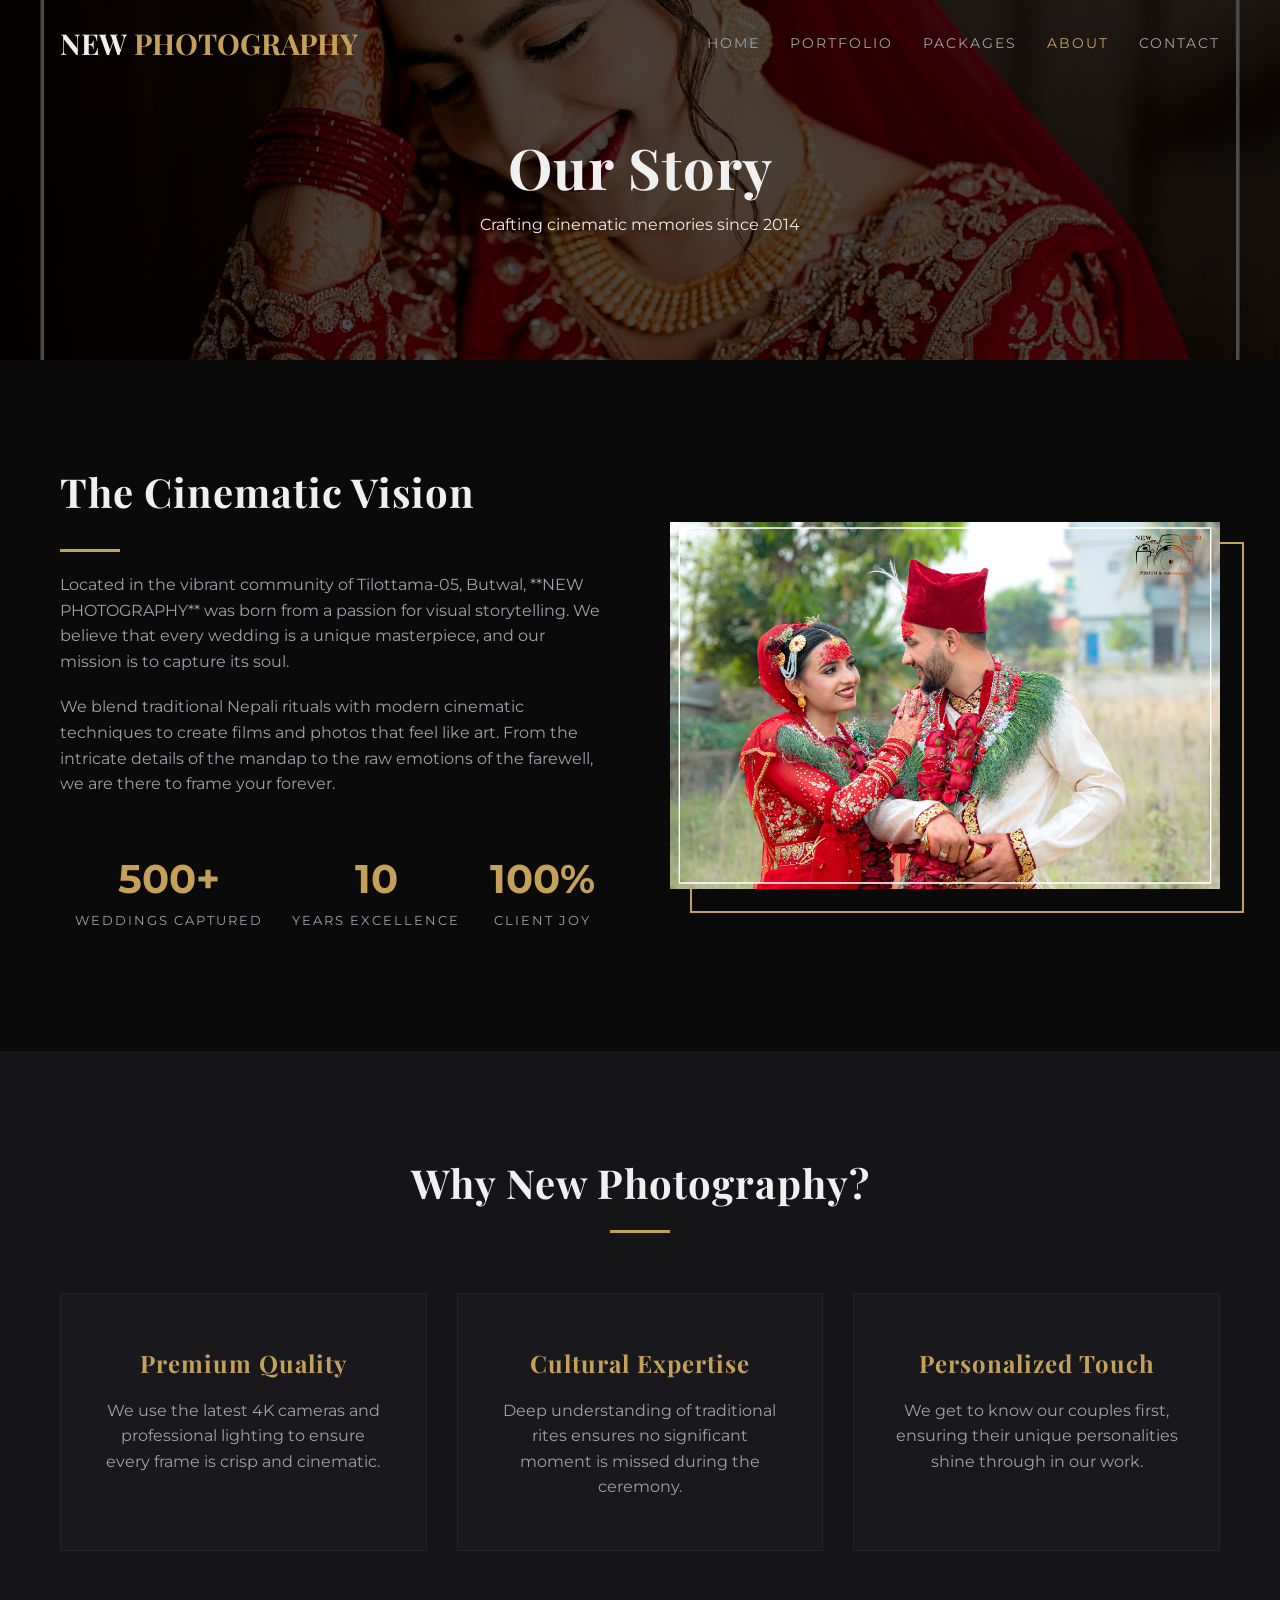
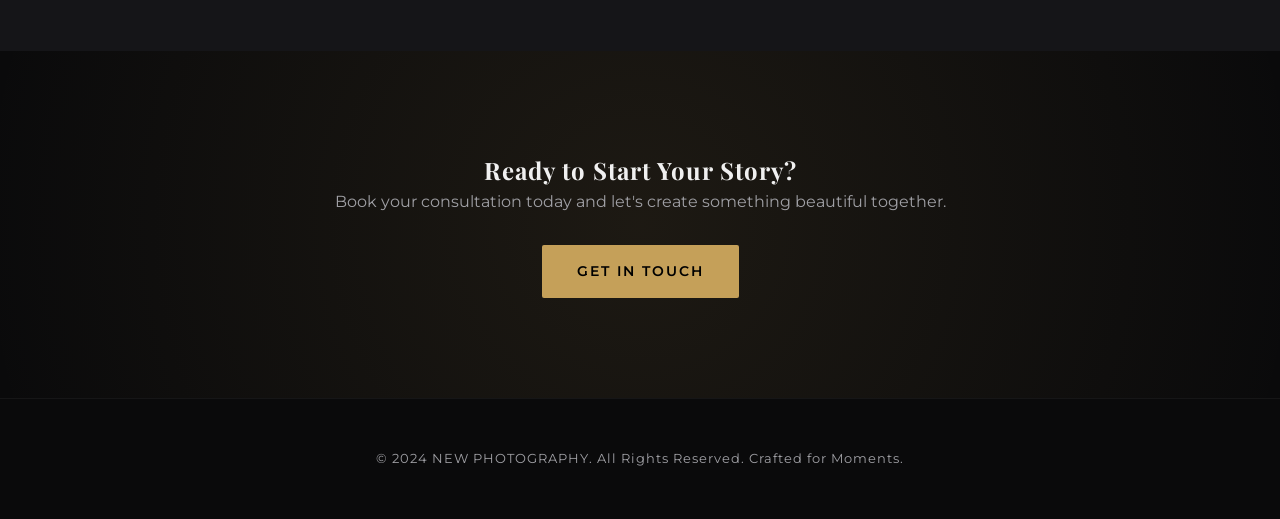
<file: about.html>
<!DOCTYPE html>
<html lang="en">
<head>
    <meta charset="UTF-8">
    <meta name="viewport" content="width=device-width, initial-scale=1.0">
    <meta name="description" content="About NEW PHOTOGRAPHY - Professional Wedding Studio in Butwal, Nepal. Our mission and team.">
    <title>About Us | NEW PHOTOGRAPHY</title>
    
    <!-- Google Fonts -->
    <link rel="preconnect" href="https://fonts.googleapis.com">
    <link rel="preconnect" href="https://fonts.gstatic.com" crossorigin>
    <link href="https://fonts.googleapis.com/css2?family=Montserrat:wght@300;400;600&family=Playfair+Display:ital,wght@0,400..900;1,400..900&display=swap" rel="stylesheet">
    
    <!-- CSS -->
    <link rel="stylesheet" href="css/style.css">
</head>
<body>
    <!-- Navigation -->
    <nav id="main-nav" class="scrolled">
        <div class="container">
            <div class="logo">NEW <span>PHOTOGRAPHY</span></div>
            <ul class="nav-links">
                <li><a href="index.html">Home</a></li>
                <li><a href="portfolio.html">Portfolio</a></li>
                <li><a href="packages.html">Packages</a></li>
                <li><a href="about.html" class="active">About</a></li>
                <li><a href="index.html#contact">Contact</a></li>
            </ul>
            <div class="menu-toggle" id="mobile-menu">
                <span class="bar"></span>
                <span class="bar"></span>
                <span class="bar"></span>
            </div>
        </div>
    </nav>

    <!-- Page Header -->
    <header class="page-header" style="background-image: url('img/cover 4.jpg');">
        <div class="container">
            <h1 class="reveal">Our Story</h1>
            <p class="reveal">Crafting cinematic memories since 2014</p>
        </div>
    </header>

    <!-- Mission Section -->
    <section class="section">
        <div class="container about-flex">
            <div class="about-content reveal">
                <h2>The Cinematic Vision</h2>
                <div class="divider" style="margin: 0 0 20px 0;"></div>
                <p>Located in the vibrant community of Tilottama-05, Butwal, **NEW PHOTOGRAPHY** was born from a passion for visual storytelling. We believe that every wedding is a unique masterpiece, and our mission is to capture its soul.</p>
                <p>We blend traditional Nepali rituals with modern cinematic techniques to create films and photos that feel like art. From the intricate details of the mandap to the raw emotions of the farewell, we are there to frame your forever.</p>
                
                <div class="about-stats">
                    <div class="stat-item reveal">
                        <h4>500+</h4>
                        <p>Weddings Captured</p>
                    </div>
                    <div class="stat-item reveal">
                        <h4>10</h4>
                        <p>Years Excellence</p>
                    </div>
                    <div class="stat-item reveal">
                        <h4>100%</h4>
                        <p>Client Joy</p>
                    </div>
                </div>
            </div>
            <div class="about-img reveal">
                <img src="img/cover 1.jpg" alt="Our Studio">
            </div>
        </div>
    </section>

    <!-- Why Choose Us -->
    <section class="section alt-bg">
        <div class="container">
            <div class="section-header">
                <h2>Why New Photography?</h2>
                <div class="divider"></div>
            </div>
            <div class="services-grid">
                <div class="service-card reveal">
                    <h3>Premium Quality</h3>
                    <p>We use the latest 4K cameras and professional lighting to ensure every frame is crisp and cinematic.</p>
                </div>
                <div class="service-card reveal">
                    <h3>Cultural Expertise</h3>
                    <p>Deep understanding of traditional rites ensures no significant moment is missed during the ceremony.</p>
                </div>
                <div class="service-card reveal">
                    <h3>Personalized Touch</h3>
                    <p>We get to know our couples first, ensuring their unique personalities shine through in our work.</p>
                </div>
            </div>
        </div>
    </section>

    <!-- CTA Section -->
    <section class="section" style="text-align: center; background: radial-gradient(circle, rgba(var(--accent-gold-rgb), 0.1) 0%, transparent 100%);">
        <div class="container">
            <h2 class="reveal">Ready to Start Your Story?</h2>
            <p class="reveal" style="margin-bottom: 30px; color: var(--text-muted);">Book your consultation today and let's create something beautiful together.</p>
            <a href="index.html#contact" class="btn btn-primary">Get in Touch</a>
        </div>
    </section>

    <!-- Footer -->
    <footer>
        <div class="container">
            <p>&copy; 2024 NEW PHOTOGRAPHY. All Rights Reserved. Crafted for Moments.</p>
        </div>
    </footer>

    <!-- Scripts -->
    <script src="js/script.js"></script>
</body>
</html>
</file>
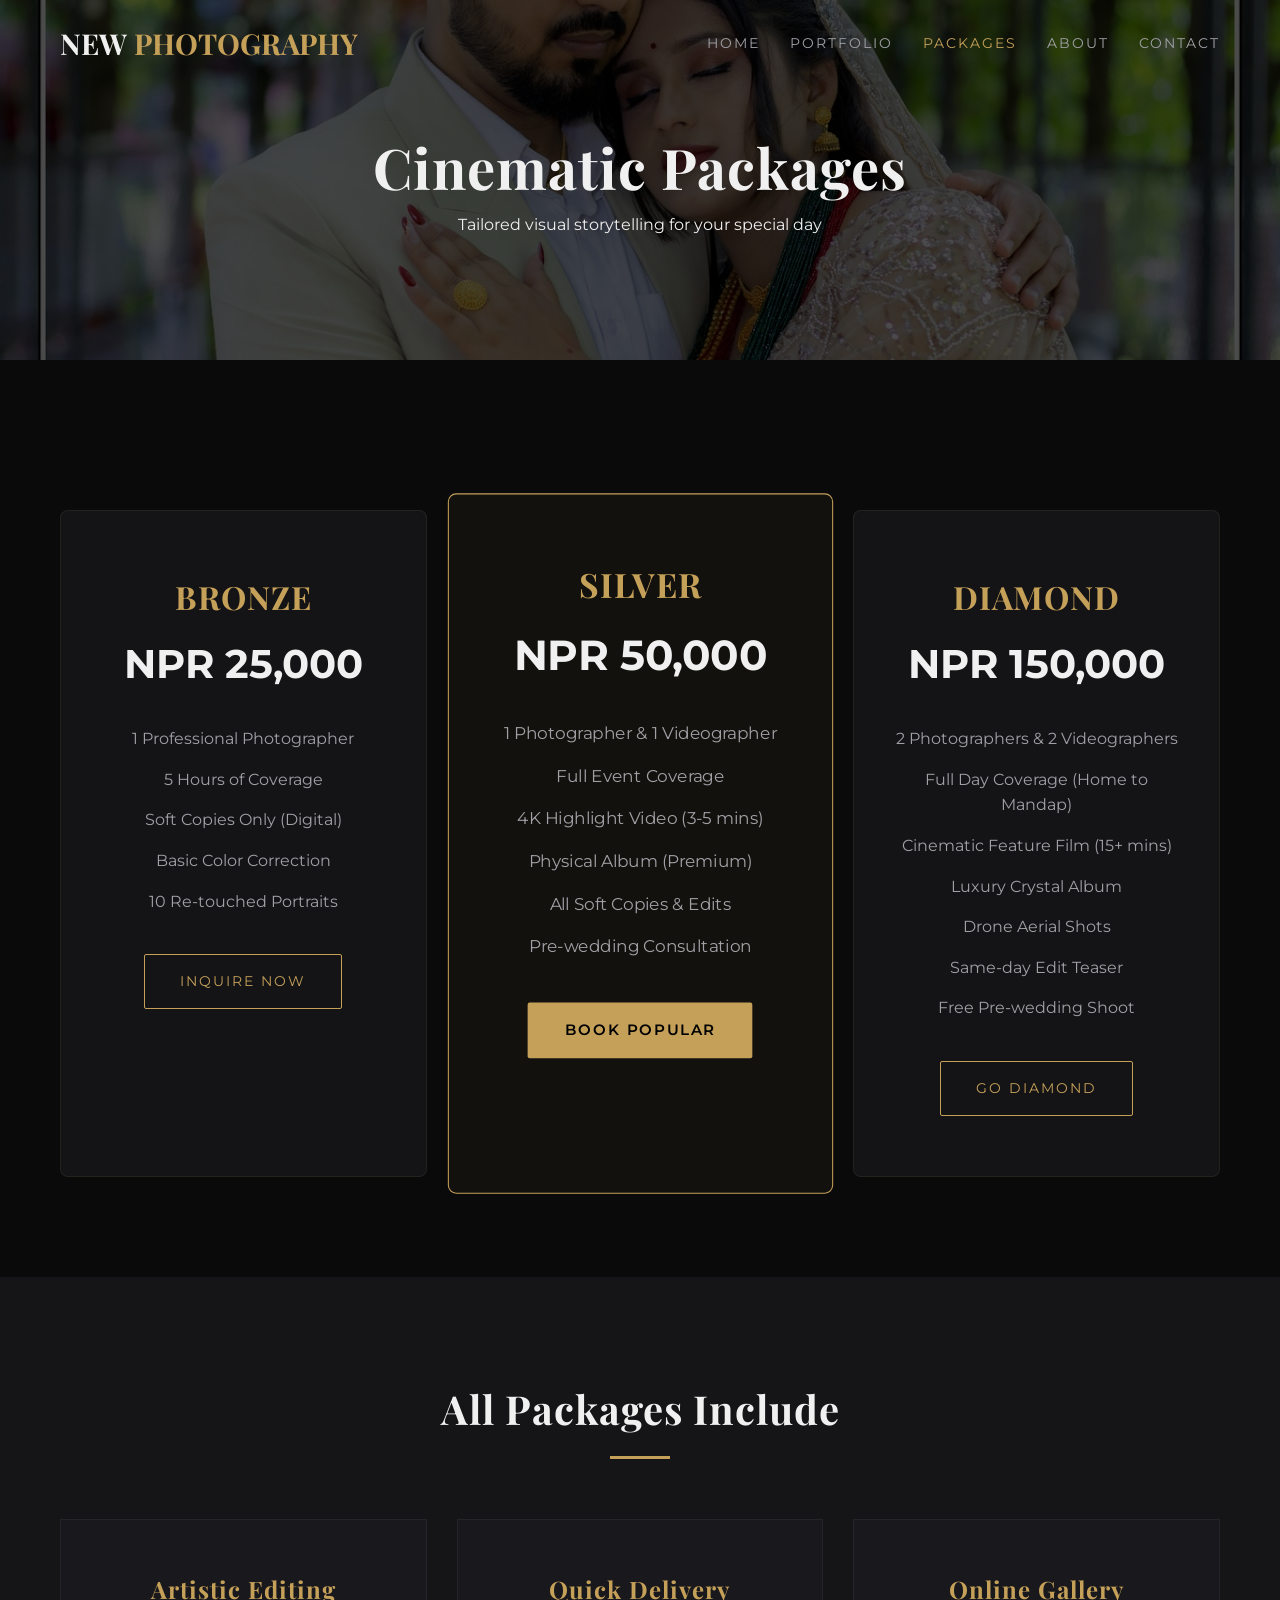
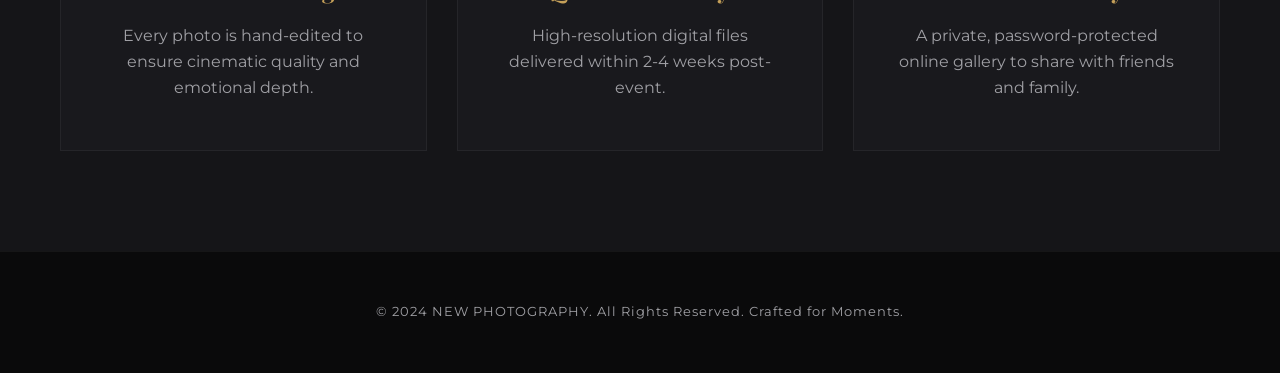
<file: packages.html>
<!DOCTYPE html>
<html lang="en">
<head>
    <meta charset="UTF-8">
    <meta name="viewport" content="width=device-width, initial-scale=1.0">
    <meta name="description" content="NEW PHOTOGRAPHY - Wedding Photography & Videography Packages in Butwal, Nepal. Bronze, Silver, and Diamond cinematic plans.">
    <title>Packages | NEW PHOTOGRAPHY</title>
    
    <!-- Google Fonts -->
    <link rel="preconnect" href="https://fonts.googleapis.com">
    <link rel="preconnect" href="https://fonts.gstatic.com" crossorigin>
    <link href="https://fonts.googleapis.com/css2?family=Montserrat:wght@300;400;600&family=Playfair+Display:ital,wght@0,400..900;1,400..900&display=swap" rel="stylesheet">
    
    <!-- CSS -->
    <link rel="stylesheet" href="css/style.css">
</head>
<body>
    <!-- Navigation -->
    <nav id="main-nav" class="scrolled">
        <div class="container">
            <div class="logo">NEW <span>PHOTOGRAPHY</span></div>
            <ul class="nav-links">
                <li><a href="index.html">Home</a></li>
                <li><a href="portfolio.html">Portfolio</a></li>
                <li><a href="packages.html" class="active">Packages</a></li>
                <li><a href="about.html">About</a></li>
                <li><a href="index.html#contact">Contact</a></li>
            </ul>
            <div class="menu-toggle" id="mobile-menu">
                <span class="bar"></span>
                <span class="bar"></span>
                <span class="bar"></span>
            </div>
        </div>
    </nav>

    <!-- Page Header -->
    <header class="page-header">
        <div class="container">
            <h1 class="reveal">Cinematic Packages</h1>
            <p class="reveal">Tailored visual storytelling for your special day</p>
        </div>
    </header>

    <!-- Packages Section -->
    <section class="section">
        <div class="container">
            <div class="pricing-grid">
                <!-- Bronze -->
                <div class="price-card reveal">
                    <h3>Bronze</h3>
                    <div class="cost">NPR 25,000</div>
                    <ul>
                        <li>1 Professional Photographer</li>
                        <li>5 Hours of Coverage</li>
                        <li>Soft Copies Only (Digital)</li>
                        <li>Basic Color Correction</li>
                        <li>10 Re-touched Portraits</li>
                    </ul>
                    <a href="index.html#contact" class="btn btn-outline">Inquire Now</a>
                </div>

                <!-- Silver (Featured) -->
                <div class="price-card featured reveal">
                    <h3>Silver</h3>
                    <div class="cost">NPR 50,000</div>
                    <ul>
                        <li>1 Photographer & 1 Videographer</li>
                        <li>Full Event Coverage</li>
                        <li>4K Highlight Video (3-5 mins)</li>
                        <li>Physical Album (Premium)</li>
                        <li>All Soft Copies & Edits</li>
                        <li>Pre-wedding Consultation</li>
                    </ul>
                    <a href="index.html#contact" class="btn btn-primary">Book Popular</a>
                </div>

                <!-- Diamond -->
                <div class="price-card reveal">
                    <h3>Diamond</h3>
                    <div class="cost">NPR 150,000</div>
                    <ul>
                        <li>2 Photographers & 2 Videographers</li>
                        <li>Full Day Coverage (Home to Mandap)</li>
                        <li>Cinematic Feature Film (15+ mins)</li>
                        <li>Luxury Crystal Album</li>
                        <li>Drone Aerial Shots</li>
                        <li>Same-day Edit Teaser</li>
                        <li>Free Pre-wedding Shoot</li>
                    </ul>
                    <a href="index.html#contact" class="btn btn-outline">Go Diamond</a>
                </div>
            </div>
        </div>
    </section>

    <!-- Services Overview -->
    <section class="section alt-bg">
        <div class="container">
            <div class="section-header">
                <h2>All Packages Include</h2>
                <div class="divider"></div>
            </div>
            <div class="services-grid">
                <div class="service-card reveal">
                    <h3>Artistic Editing</h3>
                    <p>Every photo is hand-edited to ensure cinematic quality and emotional depth.</p>
                </div>
                <div class="service-card reveal">
                    <h3>Quick Delivery</h3>
                    <p>High-resolution digital files delivered within 2-4 weeks post-event.</p>
                </div>
                <div class="service-card reveal">
                    <h3>Online Gallery</h3>
                    <p>A private, password-protected online gallery to share with friends and family.</p>
                </div>
            </div>
        </div>
    </section>

    <!-- Footer -->
    <footer>
        <div class="container">
            <p>&copy; 2024 NEW PHOTOGRAPHY. All Rights Reserved. Crafted for Moments.</p>
        </div>
    </footer>

    <!-- Scripts -->
    <script src="js/script.js"></script>
</body>
</html>
</file>
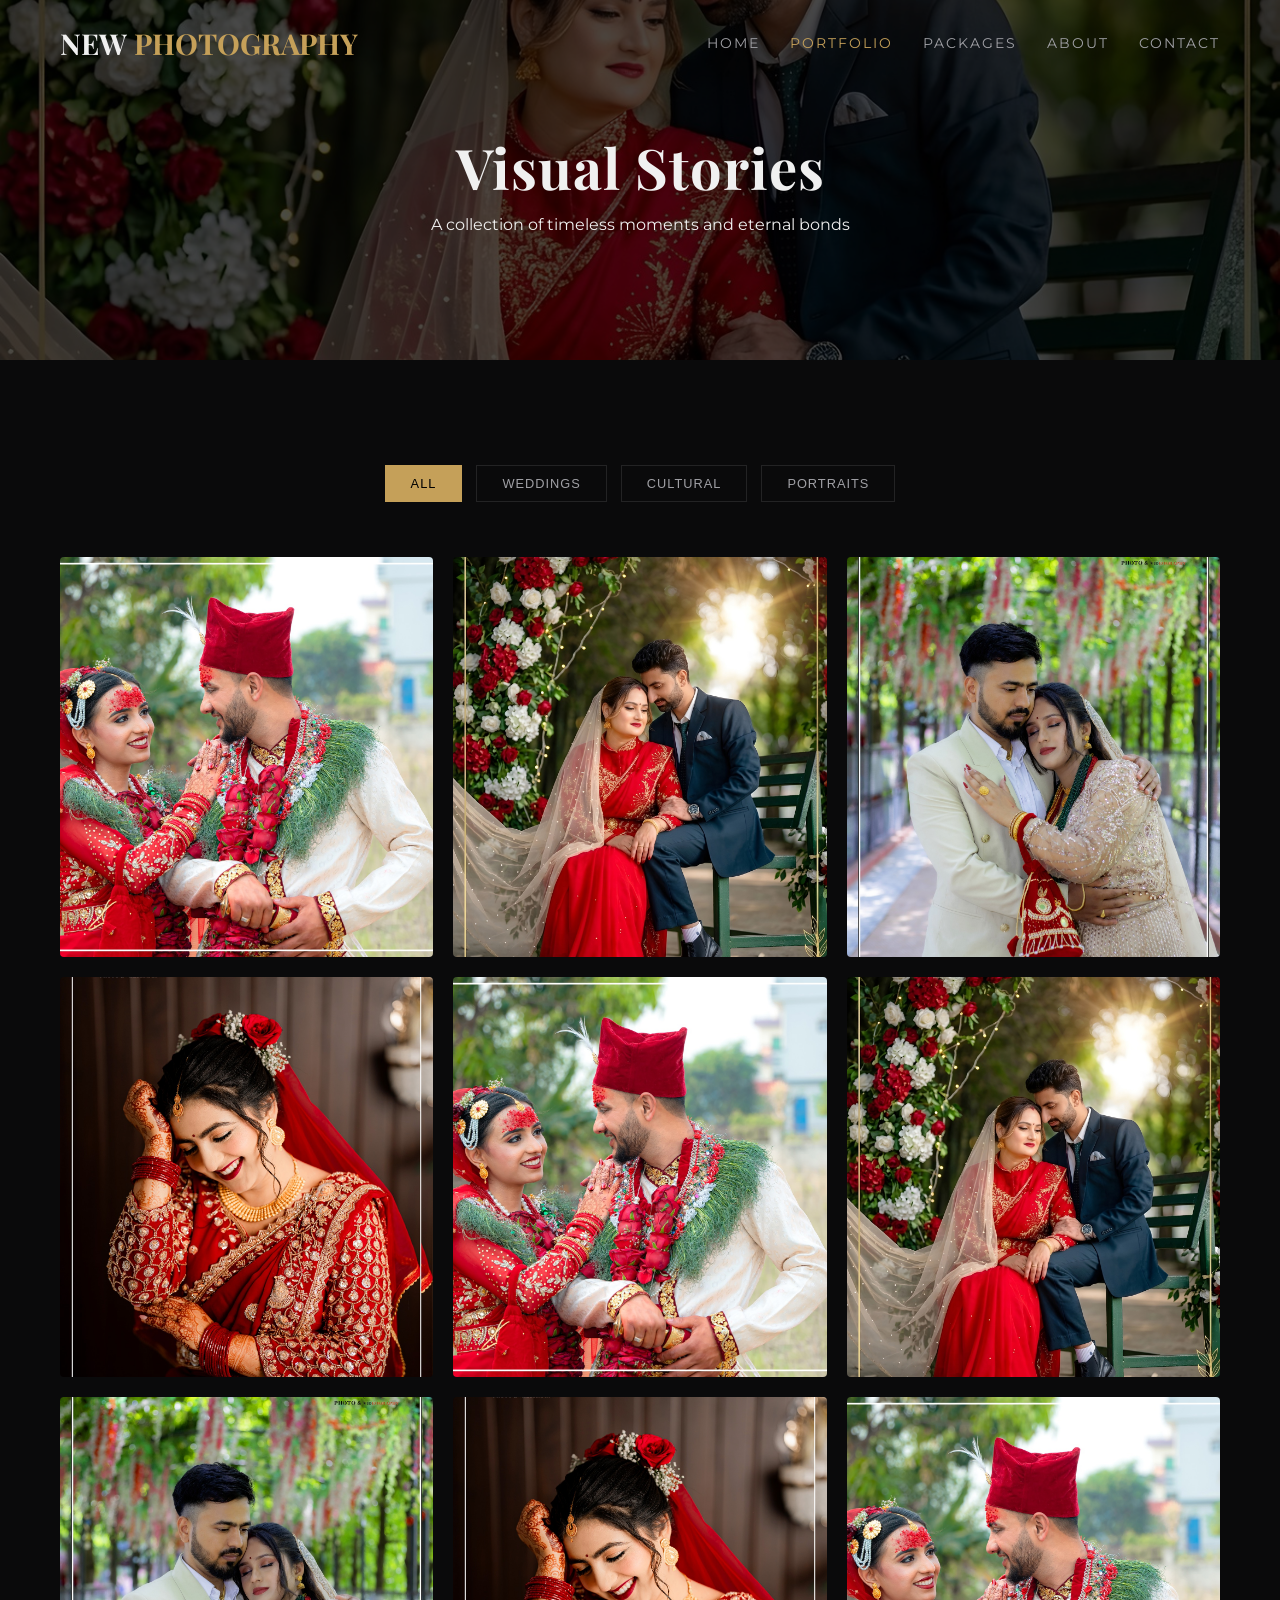
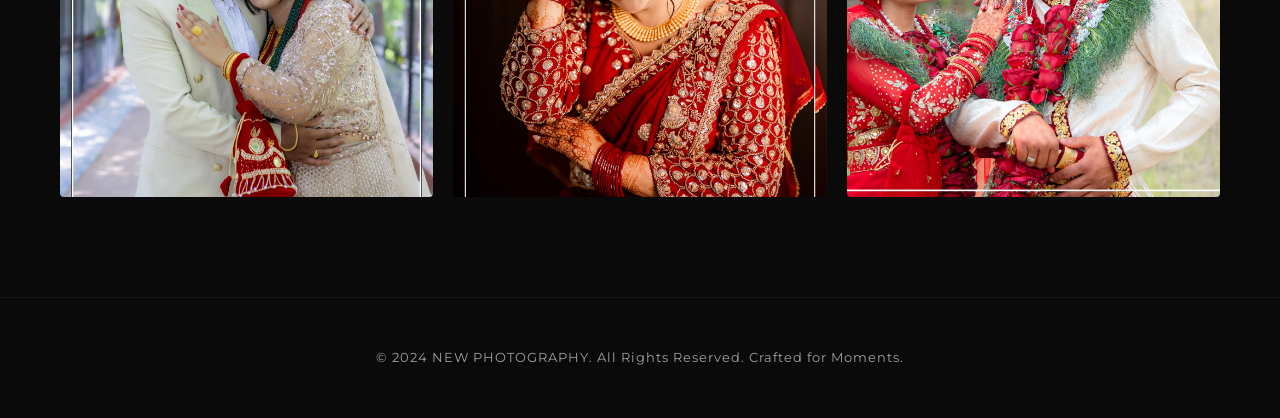
<file: portfolio.html>
<!DOCTYPE html>
<html lang="en">
<head>
    <meta charset="UTF-8">
    <meta name="viewport" content="width=device-width, initial-scale=1.0">
    <meta name="description" content="NEW PHOTOGRAPHY - Wedding, Cultural, and Portrait Portfolio. Capturing moments in Butwal, Nepal.">
    <title>Portfolio | NEW PHOTOGRAPHY</title>
    
    <!-- Google Fonts -->
    <link rel="preconnect" href="https://fonts.googleapis.com">
    <link rel="preconnect" href="https://fonts.gstatic.com" crossorigin>
    <link href="https://fonts.googleapis.com/css2?family=Montserrat:wght@300;400;600&family=Playfair+Display:ital,wght@0,400..900;1,400..900&display=swap" rel="stylesheet">
    
    <!-- CSS -->
    <link rel="stylesheet" href="css/style.css">
</head>
<body>
    <!-- Navigation -->
    <nav id="main-nav" class="scrolled">
        <div class="container">
            <div class="logo">NEW <span>PHOTOGRAPHY</span></div>
            <ul class="nav-links">
                <li><a href="index.html">Home</a></li>
                <li><a href="portfolio.html" class="active">Portfolio</a></li>
                <li><a href="packages.html">Packages</a></li>
                <li><a href="about.html">About</a></li>
                <li><a href="index.html#contact">Contact</a></li>
            </ul>
            <div class="menu-toggle" id="mobile-menu">
                <span class="bar"></span>
                <span class="bar"></span>
                <span class="bar"></span>
            </div>
        </div>
    </nav>

    <!-- Page Header -->
    <header class="page-header" style="background-image: url('img/cover 2.jpg');">
        <div class="container">
            <h1 class="reveal">Visual Stories</h1>
            <p class="reveal">A collection of timeless moments and eternal bonds</p>
        </div>
    </header>

    <!-- Portfolio Gallery -->
    <section class="section">
        <div class="container">
            <!-- Filter Buttons -->
            <div class="filter-container reveal">
                <button class="filter-btn active" data-filter="all">All</button>
                <button class="filter-btn" data-filter="wedding">Weddings</button>
                <button class="filter-btn" data-filter="cultural">Cultural</button>
                <button class="filter-btn" data-filter="portrait">Portraits</button>
            </div>

            <!-- Gallery Grid -->
            <div class="gallery-grid" id="portfolio-grid">
                <!-- Row 1 -->
                <div class="gallery-item wedding reveal">
                    <img src="img/cover 1.jpg" alt="Wedding 1">
                    <div class="img-overlay"><span>Wedding Art</span></div>
                </div>
                <div class="gallery-item cultural reveal">
                    <img src="img/cover 2.jpg" alt="Cultural 1">
                    <div class="img-overlay"><span>Traditional Rites</span></div>
                </div>
                <div class="gallery-item portrait reveal">
                    <img src="img/cover 3.jpg" alt="Portrait 1">
                    <div class="img-overlay"><span>Eternal Soul</span></div>
                </div>

                <!-- Row 2 -->
                <div class="gallery-item wedding reveal">
                    <img src="img/cover 4.jpg" alt="Wedding 2">
                    <div class="img-overlay"><span>The Mandap</span></div>
                </div>
                <div class="gallery-item cultural reveal">
                    <img src="img/cover 1.jpg" alt="Cultural 2">
                    <div class="img-overlay"><span>Pasni Ceremony</span></div>
                </div>
                <div class="gallery-item portrait reveal">
                    <img src="img/cover 2.jpg" alt="Portrait 2">
                    <div class="img-overlay"><span>Graceful Moments</span></div>
                </div>

                <!-- Row 3 -->
                <div class="gallery-item wedding reveal">
                    <img src="img/cover 3.jpg" alt="Wedding 3">
                    <div class="img-overlay"><span>Ceremony Joy</span></div>
                </div>
                <div class="gallery-item cultural reveal">
                    <img src="img/cover 4.jpg" alt="Cultural 3">
                    <div class="img-overlay"><span>Divine Rites</span></div>
                </div>
                <div class="gallery-item portrait reveal">
                    <img src="img/cover 1.jpg" alt="Portrait 3">
                    <div class="img-overlay"><span>Portrait Light</span></div>
                </div>
            </div>
        </div>
    </section>

    <!-- Footer -->
    <footer>
        <div class="container">
            <p>&copy; 2024 NEW PHOTOGRAPHY. All Rights Reserved. Crafted for Moments.</p>
        </div>
    </footer>

    <!-- Scripts -->
    <script src="js/script.js"></script>
</body>
</html>
</file>
<file: css/style.css>
/* 
    NEW PHOTOGRAPHY - PREMIUM DESIGN SYSTEM
    Aesthetic: Cinematic, Elegant, Cultural
*/

:root {
    /* Color Palette */
    --primary-bg: #0a0a0b;
    --secondary-bg: #151518;
    --accent-gold: #c5a059;
    --accent-gold-rgb: 197, 160, 89;
    --accent-red: #8b0000;
    --text-main: #f0f0f0;
    --text-muted: #a0a0a5;
    --glass-bg: rgba(20, 20, 25, 0.7);
    --card-bg: rgba(30, 30, 35, 0.5);
    
    /* Fonts */
    --font-heading: 'Playfair Display', serif;
    --font-body: 'Montserrat', sans-serif;
    
    /* Spacing */
    --section-padding: 100px 0;
    --container-max-width: 1200px;
    
    /* Transitions */
    --transition-smooth: all 0.5s cubic-bezier(0.4, 0, 0.2, 1);
}

/* Global Reset */
* {
    margin: 0;
    padding: 0;
    box-sizing: border-box;
}

html {
    scroll-behavior: smooth;
}

body {
    background-color: var(--primary-bg);
    color: var(--text-main);
    font-family: var(--font-body);
    line-height: 1.6;
    overflow-x: hidden;
}

body.menu-open {
    overflow: hidden;
}


h1, h2, h3 {
    font-family: var(--font-heading);
    letter-spacing: 1px;
}

a {
    text-decoration: none;
    color: inherit;
    transition: var(--transition-smooth);
}

ul {
    list-style: none;
}

img {
    max-width: 100%;
    display: block;
}

.container {
    max-width: var(--container-max-width);
    margin: 0 auto;
    padding: 0 20px;
}

.section {
    padding: var(--section-padding);
}

.alt-bg {
    background-color: var(--secondary-bg);
}

/* Navigation */
#main-nav {
    position: fixed;
    top: 0;
    width: 100%;
    z-index: 1000;
    padding: 20px 0;
    background: transparent;
    transition: var(--transition-smooth);
}

#main-nav.scrolled {
    background: var(--glass-bg);
    backdrop-filter: blur(10px);
    padding: 15px 0;
    border-bottom: 1px solid rgba(var(--accent-gold-rgb), 0.2);
}

#main-nav .container {
    display: flex;
    justify-content: space-between;
    align-items: center;
}

.logo {
    font-family: var(--font-heading);
    font-size: 1.8rem;
    font-weight: 700;
    color: var(--text-main);
    text-transform: uppercase;
}

.logo span {
    color: var(--accent-gold);
}

.nav-links {
    display: flex;
    gap: 30px;
}

.nav-links a {
    font-size: 0.9rem;
    text-transform: uppercase;
    font-weight: 400;
    letter-spacing: 2px;
    position: relative;
    color: var(--text-muted);
}

.nav-links a:hover,
.nav-links a.active {
    color: var(--accent-gold);
}

.nav-links a::after {
    content: '';
    position: absolute;
    bottom: -5px;
    left: 0;
    width: 0;
    height: 1px;
    background: var(--accent-gold);
    transition: var(--transition-smooth);
}

.nav-links a:hover::after {
    width: 100%;
}

/* Mobile Menu Toggle Styling */
.menu-toggle {
    display: none;
    flex-direction: column;
    justify-content: space-between;
    width: 30px;
    height: 21px;
    cursor: pointer;
    z-index: 1000;
}

.menu-toggle .bar {
    width: 100%;
    height: 3px;
    background-color: var(--text-main);
    transition: var(--transition-smooth);
    border-radius: 10px;
}

.menu-toggle.is-active .bar:nth-child(2) {
    opacity: 0;
}

.menu-toggle.is-active .bar:nth-child(1) {
    transform: translateY(9px) rotate(45deg);
}

.menu-toggle.is-active .bar:nth-child(3) {
    transform: translateY(-9px) rotate(-45deg);
}


/* Hero Section */
.hero {
    height: 100vh;
    display: flex;
    align-items: center;
    justify-content: center;
    text-align: center;
    position: relative;
    background: url('../img/cover 1.jpg') no-repeat center center/cover;
    background-attachment: fixed;
}

.hero-overlay {
    position: absolute;
    top: 0;
    left: 0;
    width: 100%;
    height: 100%;
    background: radial-gradient(circle, rgba(0,0,0,0.3) 0%, rgba(0,0,0,0.8) 100%);
}

.hero-content {
    position: relative;
    z-index: 1;
    max-width: 800px;
}

.hero h1 {
    font-size: clamp(3rem, 8vw, 6rem);
    margin-bottom: 20px;
    font-weight: 300;
}

.hero h1 span {
    color: var(--accent-gold);
    display: block;
    font-style: italic;
    font-weight: 700;
}

.hero p, .reveal-subtitle {
    font-size: 1.2rem;
    color: var(--text-muted);
    margin-bottom: 40px;
    letter-spacing: 3px;
    text-transform: uppercase;
}


.hero-btns {
    display: flex;
    gap: 20px;
    justify-content: center;
}

/* Buttons */
.btn {
    padding: 15px 35px;
    font-size: 0.9rem;
    text-transform: uppercase;
    letter-spacing: 2px;
    border-radius: 2px;
    display: inline-block;
}

.btn-primary {
    background: var(--accent-gold);
    color: #000;
    font-weight: 600;
}

.btn-primary:hover {
    background: #e0bc7a;
    transform: translateY(-3px);
    box-shadow: 0 10px 20px rgba(0,0,0,0.3);
}

.btn-outline {
    border: 1px solid var(--accent-gold);
    color: var(--accent-gold);
}

.btn-outline:hover {
    background: var(--accent-gold);
    color: #000;
    transform: translateY(-3px);
}

/* Scroll Indicator */
.scroll-indicator {
    position: absolute;
    bottom: 30px;
    left: 50%;
    transform: translateX(-50%);
    display: flex;
    flex-direction: column;
    align-items: center;
    gap: 10px;
    color: var(--text-muted);
    font-size: 0.7rem;
    letter-spacing: 2px;
}

.mouse {
    width: 25px;
    height: 40px;
    border: 2px solid var(--text-muted);
    border-radius: 20px;
    position: relative;
}

.mouse::after {
    content: '';
    width: 4px;
    height: 8px;
    background: var(--accent-gold);
    position: absolute;
    top: 8px;
    left: 50%;
    transform: translateX(-50%);
    border-radius: 2px;
    animation: scrollWheel 2s infinite;
}

@keyframes scrollWheel {
    0% { opacity: 1; top: 8px; }
    100% { opacity: 0; top: 20px; }
}

/* Sections General */
.section-header {
    text-align: center;
    margin-bottom: 60px;
}

.section-header h2 {
    font-size: 2.5rem;
    margin-bottom: 15px;
    color: var(--text-main);
}

.divider {
    width: 60px;
    height: 3px;
    background: var(--accent-gold);
    margin: 0 auto;
}

/* Gallery Grid */
.gallery-grid {
    display: grid;
    grid-template-columns: repeat(3, 1fr);
    grid-gap: 20px;
}

.gallery-item {
    position: relative;
    overflow: hidden;
    border-radius: 4px;
    height: 400px;
}

.gallery-item.h-600 { grid-row: span 2; height: 100%; }
.gallery-item.w-full { grid-column: span 2; }

.gallery-item img {
    width: 100%;
    height: 100%;
    object-fit: cover;
    transition: transform 1s ease;
}

.img-overlay {
    position: absolute;
    top: 0;
    left: 0;
    width: 100%;
    height: 100%;
    background: rgba(0,0,0,0.6);
    display: flex;
    align-items: center;
    justify-content: center;
    opacity: 0;
    transition: var(--transition-smooth);
}

.img-overlay span {
    font-family: var(--font-heading);
    font-size: 1.5rem;
    color: var(--accent-gold);
    transform: translateY(20px);
    transition: var(--transition-smooth);
}

.gallery-item:hover img {
    transform: scale(1.1);
}

.gallery-item:hover .img-overlay {
    opacity: 1;
}

.gallery-item:hover .img-overlay span {
    transform: translateY(0);
}

/* Services */
.services-grid {
    display: grid;
    grid-template-columns: repeat(auto-fit, minmax(300px, 1fr));
    gap: 30px;
}

.service-card {
    background: var(--card-bg);
    padding: 50px 40px;
    text-align: center;
    border: 1px solid rgba(255,255,255,0.05);
    transition: var(--transition-smooth);
}

.service-card:hover {
    transform: translateY(-10px);
    border-color: var(--accent-gold);
    background: rgba(var(--accent-gold-rgb), 0.05);
}

.service-card .icon {
    font-size: 3rem;
    margin-bottom: 25px;
}

.service-card h3 {
    font-size: 1.5rem;
    margin-bottom: 15px;
    color: var(--accent-gold);
}

.service-card p {
    color: var(--text-muted);
}

/* Video Section */
.local-video-wrapper {
    max-width: 1000px;
    margin: 0 auto;
    border-radius: 12px;
    overflow: hidden;
    box-shadow: 0 30px 60px rgba(0,0,0,0.5);
    background: #000;
    border: 1px solid rgba(var(--accent-gold-rgb), 0.2);
    min-height: 300px; /* Ensure visibility for Intersection Observer */
    display: flex;
    align-items: center;
    justify-content: center;
}


.main-video {
    width: 100%;
    max-height: 700px;
    display: block;
    background: #000;
}



/* About Section */
.about-flex {
    display: flex;
    align-items: center;
    gap: 60px;
}

.about-img {
    flex: 1;
    position: relative;
}

.about-img::after {
    content: '';
    position: absolute;
    top: 20px;
    left: 20px;
    width: 100%;
    height: 100%;
    border: 2px solid var(--accent-gold);
    z-index: -1;
}

.about-content {
    flex: 1;
}

.about-content h2 {
    font-size: 2.5rem;
    margin-bottom: 25px;
}

.about-content p {
    margin-bottom: 20px;
    color: var(--text-muted);
}

/* Contact Section */
.contact-wrapper {
    display: flex;
    gap: 60px;
}

.contact-info {
    flex: 1;
}

.info-list {
    margin: 30px 0;
}

.info-list li {
    margin-bottom: 15px;
    color: var(--text-muted);
}

.social-links {
    display: flex;
    gap: 20px;
}

.social-links a {
    color: var(--accent-gold);
    font-size: 0.9rem;
    text-transform: uppercase;
    letter-spacing: 1px;
}

.contact-form {
    flex: 1;
    display: flex;
    flex-direction: column;
    gap: 20px;
}

.form-group input,
.form-group textarea {
    width: 100%;
    background: var(--secondary-bg);
    border: 1px solid rgba(255,255,255,0.1);
    padding: 15px;
    color: #fff;
    font-family: inherit;
    transition: var(--transition-smooth);
}

.form-group input:focus,
.form-group textarea:focus {
    border-color: var(--accent-gold);
    outline: none;
}

/* Footer */
footer {
    padding: 50px 0;
    border-top: 1px solid rgba(255,255,255,0.05);
    text-align: center;
    color: var(--text-muted);
    font-size: 0.8rem;
    letter-spacing: 1px;
}

/* Reveal Animations */
.reveal {
    opacity: 0;
    transform: translateY(30px);
    transition: opacity 1.2s cubic-bezier(0.4, 0, 0.2, 1), transform 1.2s cubic-bezier(0.4, 0, 0.2, 1);
}

.reveal.active {
    opacity: 1;
    transform: translateY(0);
}

.reveal-text {
    opacity: 0;
    transform: translateY(20px);
    animation: revealText 1.5s cubic-bezier(0.4, 0, 0.2, 1) forwards;
    animation-delay: 0.3s;
}

@keyframes revealText {
    to {
        opacity: 1;
        transform: translateY(0);
    }
}


/* --- New Page Specific Styles --- */

/* Pricing & Packages */
.pricing-grid {
    display: grid;
    grid-template-columns: repeat(auto-fit, minmax(300px, 1fr));
    gap: 30px;
    margin-top: 50px;
}

.price-card {
    background: var(--card-bg);
    padding: 60px 40px;
    text-align: center;
    border: 1px solid rgba(var(--accent-gold-rgb), 0.1);
    border-radius: 8px;
    position: relative;
    transition: var(--transition-smooth);
}

.price-card.featured {
    border-color: var(--accent-gold);
    transform: scale(1.05);
    background: rgba(var(--accent-gold-rgb), 0.05);
}

.price-card h3 {
    font-size: 2rem;
    margin-bottom: 10px;
    color: var(--accent-gold);
    text-transform: uppercase;
}

.price-card .cost {
    font-size: 2.5rem;
    font-weight: 700;
    margin-bottom: 30px;
    color: var(--text-main);
}

.price-card .cost span {
    font-size: 1rem;
    font-weight: 400;
    color: var(--text-muted);
}

.price-card ul {
    margin-bottom: 40px;
}

.price-card ul li {
    margin-bottom: 15px;
    color: var(--text-muted);
}

/* Portfolio Filters */
.filter-container {
    text-align: center;
    margin-bottom: 50px;
}

.filter-btn {
    background: transparent;
    border: 1px solid rgba(255,255,255,0.1);
    padding: 10px 25px;
    color: var(--text-muted);
    cursor: pointer;
    margin: 5px;
    text-transform: uppercase;
    font-size: 0.8rem;
    letter-spacing: 1px;
    transition: var(--transition-smooth);
}

.filter-btn.active, .filter-btn:hover {
    background: var(--accent-gold);
    color: #000;
    border-color: var(--accent-gold);
}

.gallery-item.hide {
    display: none;
}

/* About Details */
.about-stats {
    display: flex;
    justify-content: space-around;
    margin-top: 50px;
    text-align: center;
}

.stat-item h4 {
    font-size: 2.5rem;
    color: var(--accent-gold);
}

.stat-item p {
    color: var(--text-muted);
    text-transform: uppercase;
    font-size: 0.8rem;
    letter-spacing: 2px;
}

/* Page Headers */
.page-header {
    height: 40vh;
    display: flex;
    align-items: center;
    justify-content: center;
    text-align: center;
    background: url('../img/cover 3.jpg') no-repeat center center/cover;
    position: relative;
}

.page-header::before {
    content: '';
    position: absolute;
    top: 0; left: 0; width: 100%; height: 100%;
    background: rgba(0,0,0,0.7);
}

.page-header h1 {
    position: relative;
    z-index: 1;
    font-size: 3.5rem;
}

/* Responsive Fixes */
@media (max-width: 992px) {
    .price-card.featured { transform: scale(1); }
    .about-flex {
        flex-direction: column;
        text-align: center;
    }
    .about-img::after {
        display: none;
    }
    .contact-wrapper {
        flex-direction: column;
    }
    .about-stats {
        flex-wrap: wrap;
        gap: 20px;
    }
}

@media (max-width: 768px) {
    .menu-toggle {
        display: flex;
    }

    .nav-links {
        position: fixed;
        right: -100%;
        top: 0;
        height: 100vh;
        width: 100%;
        background-color: var(--primary-bg);
        flex-direction: column;
        align-items: center;
        justify-content: center;
        transition: var(--transition-smooth);
        z-index: 999;
    }

    .nav-links.active {
        right: 0;
    }

    .nav-links li {
        margin: 15px 0;
    }

    .nav-links a {
        font-size: 1.5rem;
    }

    .hero h1 {
        font-size: 3rem;
    }

    .section {
        padding: 60px 0;
    }

    .gallery-grid {
        grid-template-columns: 1fr;
    }
    .gallery-item.w-full { grid-column: span 1; }
    .gallery-item {
        height: 300px;
    }

    .pricing-grid {
        grid-template-columns: 1fr;
    }
    
    .page-header h1 {
        font-size: 2.5rem;
    }
}

@media (max-width: 480px) {
    .hero-btns {
        flex-direction: column;
        width: 100%;
        padding: 0 20px;
    }
    .btn {
        width: 100%;
    }
    .logo {
        font-size: 1.4rem;
    }
}
</file>
